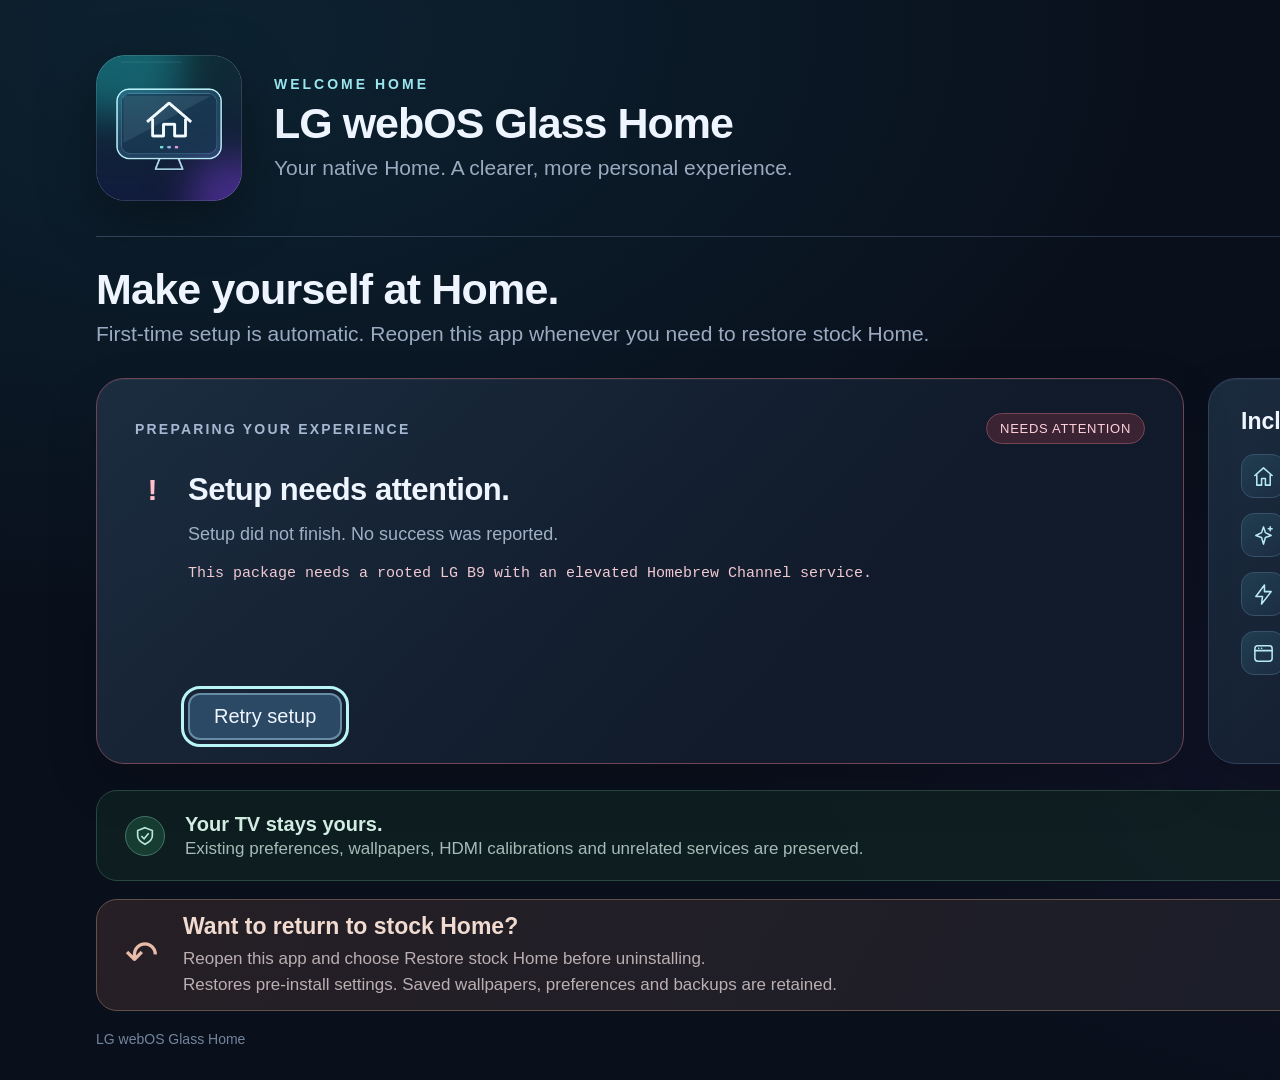
<file: app/index.html>
<!doctype html>
<html>
<head>
  <meta charset="utf-8">
  <title>LG webOS Glass Home</title>
  <link rel="stylesheet" href="setup.css">
</head>
<body data-state="checking">
  <main class="page">
    <header class="header">
      <img class="app-icon" src="brand-icon.png" alt="Glass TV app icon" width="146" height="146">
      <div class="brand">
        <div class="eyebrow">WELCOME HOME</div>
        <h1>LG webOS Glass Home</h1>
        <p>Your native Home. A clearer, more personal experience.</p>
      </div>
      <div class="header-actions">
        <div class="version">Version 1.0</div>
        <a id="github" class="github-link" href="https://github.com/pecrow/LG-webOS-Glass-Home" target="_blank" rel="noopener noreferrer">GitHub <span aria-hidden="true">&#8599;</span></a>
        <span id="github-status" class="github-status" role="status" aria-live="polite"></span>
      </div>
    </header>
    <div class="divider"></div>
    <section class="intro">
      <div>
        <h2>Make yourself at Home.</h2>
        <p id="intro-message">First-time setup is automatic. Reopen this app whenever you need to restore stock Home.</p>
      </div>
      <div class="automatic"><span></span><span id="automatic-label">NO EXTRA CLICKS</span></div>
    </section>
    <div class="columns">
      <section id="progress-panel" class="panel progress" aria-busy="true">
        <div class="panel-top">
          <span class="panel-label">PREPARING YOUR EXPERIENCE</span>
          <span id="status-badge" class="status-pill">IN PROGRESS</span>
        </div>
        <div class="current">
          <div class="state-indicator" aria-hidden="true">
            <div class="spinner"></div>
            <svg class="state-check" viewBox="0 0 24 24"><path d="m5 12 4 4L19 6"/></svg>
            <span class="state-error">!</span>
          </div>
          <h3 id="status" role="status" aria-live="polite">Checking the packaged configuration and rooted Homebrew service...</h3>
        </div>
        <p id="description" class="description">This can take up to a minute. Please keep your TV on.</p>
        <div id="activity" class="activity" role="progressbar" aria-label="Checking configuration">
          <div class="shimmer"></div>
        </div>
        <div class="track-caption"><span id="activity-label">CHECK INSTALLATION</span><span id="activity-next" class="next">NEXT: SETUP OR RESTORE</span></div>
        <pre id="details" class="details" tabindex="0" style="display:none"></pre>
        <div class="progress-foot">
          <svg class="mini-check" viewBox="0 0 24 24" fill="none" stroke="currentColor" stroke-width="1.8">
            <path d="M12 3 20 6v6c0 5-8 9-8 9s-8-4-8-9V6Z"/><path d="m8 12 3 3 5-6"/>
          </svg>
          <span id="progress-note">First-time setup opens your custom Home automatically.</span>
        </div>
        <button id="retry" type="button" style="display:none">Retry setup</button>
      </section>
      <aside class="panel features">
        <h3>Included in your setup</h3>
        <div class="feature">
          <div class="feature-icon"><svg viewBox="0 0 24 24"><path d="m3 11 9-8 9 8M5 10v11h5v-7h4v7h5V10"/></svg></div>
          <div><strong>Your custom Home</strong><small>Wallpapers, dock, clock &amp; weather</small></div>
        </div>
        <div class="feature">
          <div class="feature-icon"><svg viewBox="0 0 24 24"><path d="m12 3 2 6 6 3-6 2-2 7-2-7-6-2 6-3ZM19 3v4M17 5h4"/></svg></div>
          <div><strong>LG + DVD screensavers</strong><small>Your choice of animation</small></div>
        </div>
        <div class="feature">
          <div class="feature-icon"><svg viewBox="0 0 24 24"><path d="m13 2-9 12h7l-1 8 10-13h-7Z"/></svg></div>
          <div><strong id="quick-start-label">Q Start+ standby</strong><small id="quick-start-description">Enabled during setup</small></div>
        </div>
        <div class="feature">
          <div class="feature-icon"><svg viewBox="0 0 24 24"><rect x="3" y="4" width="18" height="16" rx="3"/><path d="M3 9h18M7 6.5h.1M10 6.5h.1"/></svg></div>
          <div><strong>Browser customization</strong><small>Personalize from your local network</small></div>
        </div>
      </aside>
    </div>
    <section class="protection">
      <div class="protection-icon"><svg viewBox="0 0 24 24"><path d="M12 3 20 6v6c0 5-8 9-8 9s-8-4-8-9V6Z"/><path d="m8 12 3 3 5-6"/></svg></div>
      <div>
        <strong>Your TV stays yours.</strong>
        <p>Existing preferences, wallpapers, HDMI calibrations and unrelated services are preserved.</p>
      </div>
      <div class="native">BUILT ON NATIVE webOS</div>
    </section>
    <section class="restore-section">
      <div class="restore-icon" aria-hidden="true">&#8630;</div>
      <div class="restore-copy">
        <h3>Want to return to stock Home?</h3>
        <p>Reopen this app and choose Restore stock Home before uninstalling.</p>
        <p>Restores pre-install settings. Saved wallpapers, preferences and backups are retained.</p>
      </div>
      <div>
        <button id="restore" class="restore-button" type="button" disabled>Restore stock Home</button>
        <div id="restore-hint" class="restore-hint">Point here, then click to begin</div>
      </div>
    </section>
    <footer class="footer"><span>LG webOS Glass Home</span><span>VERSION 1.0</span></footer>
  </main>
  <script src="setup.js"></script>
</body>
</html>
</file>
<file: app/setup.css>
* { box-sizing: border-box; }
html, body { width: 1920px; height: 1080px; margin: 0; overflow: hidden; }
body {
  font-family: "Segoe UI", Arial, sans-serif; color: #eff5ff;
  background:
    radial-gradient(ellipse at 11% 3%, rgba(31,129,156,.17), transparent 42%),
    radial-gradient(ellipse at 93% 68%, rgba(108,65,174,.12), transparent 43%),
    #090f1b;
}
.page { padding: 50px 96px 0; }
.header { display: flex; align-items: center; height: 155px; }
.app-icon {
  width: 146px; height: 146px; margin-right: 32px;
  filter: drop-shadow(0 16px 28px rgba(0,0,0,.32));
}
.brand { flex: 1; }
.eyebrow { color: #9be6ee; letter-spacing: 3px; font-size: 14px; font-weight: 600; }
.brand h1 { font-size: 43px; letter-spacing: -1px; margin: 7px 0 8px; font-weight: 600; }
.brand p { margin: 0; color: #9baac1; font-size: 21px; }
.version {
  border: 1px solid #33415a; background: rgba(25,35,54,.8);
  border-radius: 16px; padding: 14px 23px; color: #c7d5e9; font-size: 17px;
}
.header-actions { display: flex; align-items: center; position: relative; }
.github-link {
  margin-left: 14px; padding: 14px 20px; border: 1px solid #46647c; border-radius: 16px;
  color: #b8eaf1; background: #172d40; font-size: 18px; text-decoration: none;
}
.github-link:hover, .github-link:focus { background: #25475d; border-color: #b8eaf1; }
.github-link:focus { outline: 2px solid #b8eaf1; outline-offset: 4px; }
.github-link[aria-disabled="true"] { opacity: .5; cursor: default; }
.github-status { position: absolute; right: 0; top: 100%; margin-top: 8px; color: #ffc0cc; font-size: 14px; }
.github-status:empty { display: none; }
.divider { height: 1px; margin: 31px 0 28px; background: linear-gradient(90deg,#33455e,#263247 72%,transparent); }
.intro { display: flex; align-items: flex-end; margin-bottom: 32px; }
.intro h2 { margin: 0 0 8px; font-size: 43px; letter-spacing: -.8px; font-weight: 600; }
.intro p { margin: 0; font-size: 21px; color: #9baac1; }
.automatic {
  margin-left: auto; margin-bottom: 4px; padding: 10px 17px;
  border-radius: 25px; color: #b8e5eb; background: #11252e; border: 1px solid #29424b;
  font-size: 15px; letter-spacing: .4px;
}
.automatic > span:first-child {
  display: inline-block; width: 7px; height: 7px; background: #9de8e4;
  border-radius: 50%; margin: 0 9px 2px 0;
}
.columns { display: flex; height: 386px; }
.panel {
  border: 1px solid #30415b; border-radius: 28px;
  background: linear-gradient(132deg,rgba(32,51,72,.77),rgba(17,27,43,.94) 68%);
  box-shadow: inset 0 1px 0 rgba(210,237,255,.05), 0 20px 55px rgba(0,0,0,.12);
}
.progress { width: 1088px; padding: 34px 38px; position: relative; }
.panel-top { display: flex; align-items: center; }
.panel-label { color: #a5b8d1; font-size: 14px; letter-spacing: 2.2px; font-weight: 600; }
.status-pill {
  margin-left: auto; color: #a9e8ef; border: 1px solid #375268;
  border-radius: 24px; background: #172d40; padding: 7px 13px; font-size: 13px; letter-spacing: .7px;
}
.current { display: flex; align-items: center; margin-top: 37px; }
.state-indicator { width: 35px; height: 35px; flex: 0 0 auto; margin-right: 18px; }
.spinner {
  width: 35px; height: 35px; border: 3px solid #32465c;
  border-top-color: #b9f5f6; border-right-color: #8ecfe7;
  border-radius: 50%; animation: spin 1.1s linear infinite;
}
.state-check { display: none; width: 35px; height: 35px; fill: none; stroke: #b9e9df; stroke-width: 2; }
.state-error { display: none; color: #ffc0cc; text-align: center; font-size: 30px; font-weight: 600; }
.current h3 { min-width: 0; font-size: 31px; font-weight: 600; margin: 0; letter-spacing: -.5px; line-height: 1.3; }
.description { color: #9fb0c7; font-size: 20px; margin: 15px 0 28px 53px; line-height: 1.4; }
.activity { height: 8px; border-radius: 8px; overflow: hidden; background: #28394e; }
.shimmer {
  width: 42%; height: 100%; border-radius: 8px;
  background: linear-gradient(90deg,#6fcddb,#b4eaf1,#b39bdc);
  box-shadow: 0 0 18px rgba(146,221,245,.3);
  animation: activity 2.2s ease-in-out infinite;
}
.track-caption { margin: 13px 0 0; display: flex; color: #8da2bd; font-size: 15px; }
.track-caption .next { margin-left: auto; color: #aebbd0; }
.details {
  margin: 0 0 0 53px; max-height: 95px; overflow: auto; white-space: pre-wrap;
  word-wrap: break-word; font: 15px/21px Consolas, monospace; color: #b3c4d9;
}
.details:focus { outline: 2px solid #a2ddeb; outline-offset: 4px; }
.progress-foot {
  border-top: 1px solid #293a51; position: absolute; left: 38px; right: 38px; bottom: 27px; padding-top: 18px;
  display: flex; align-items: center; color: #a7b6cb; font-size: 17px;
}
.mini-check { color: #b9e9df; margin-right: 12px; width: 20px; height: 20px; }
#retry {
  position: absolute; left: 91px; bottom: 23px; padding: 10px 24px; color: #eff5ff;
  font: 20px "Segoe UI", Arial, sans-serif; border-radius: 12px; border: 2px solid #668da5; background: #20374e;
}
#retry:focus { outline: 3px solid #b9f5f6; outline-offset: 4px; background: #2b4964; }
.features { flex: 1; margin-left: 24px; padding: 29px 32px; }
.features h3 { font-size: 23px; font-weight: 600; margin: 0 0 19px; }
.feature { display: flex; align-items: center; margin-top: 15px; }
.feature-icon {
  display: flex; align-items: center; justify-content: center; width: 44px; height: 44px; flex: 0 0 auto;
  border: 1px solid #38516a; border-radius: 13px; margin-right: 15px; color: #b8eaf1;
  background: linear-gradient(145deg,#203e50,#1c2c43);
}
.feature-icon svg { width: 23px; height: 23px; stroke: currentColor; fill: none; stroke-width: 1.6; stroke-linecap: round; stroke-linejoin: round; }
.feature strong { font-size: 19px; font-weight: 600; display: block; margin-bottom: 2px; }
.feature small { font-size: 16px; color: #94a6bf; }
.protection {
  display: flex; align-items: center; border: 1px solid #29483f; background: rgba(17,38,34,.68);
  border-radius: 21px; margin-top: 26px; padding: 21px 28px; height: 91px;
}
.protection-icon {
  width: 40px; height: 40px; flex: 0 0 auto; border: 1px solid #467367; color: #b7e8d6; background: #173d33;
  display: flex; align-items: center; justify-content: center; border-radius: 50%; margin-right: 20px;
}
.protection-icon svg { width: 22px; height: 22px; fill: none; stroke: currentColor; stroke-width: 1.8; }
.protection strong { display: block; font-size: 20px; font-weight: 600; margin-bottom: 3px; color: #d3eee3; }
.protection p { margin: 0; font-size: 17px; color: #a6bbb6; }
.native { margin-left: auto; padding-left: 22px; color: #9fc1b5; font-size: 13px; letter-spacing: 1.7px; white-space: nowrap; }
.footer { display: flex; align-items: center; margin-top: 20px; color: #72859e; font-size: 14px; }
.footer > span:last-child { margin-left: auto; letter-spacing: 1.6px; font-size: 12px; color: #7f8ca5; }
body:not([data-state="working"]):not([data-state="checking"]):not([data-state="restoring"]) .spinner,
body:not([data-state="working"]):not([data-state="checking"]):not([data-state="restoring"]) .activity,
body:not([data-state="working"]):not([data-state="checking"]):not([data-state="restoring"]) .track-caption { display: none; }
body[data-state="starting"] .state-check, body[data-state="ready"] .state-check,
body[data-state="restored"] .state-check { display: block; }
body[data-state="starting"] .status-pill, body[data-state="ready"] .status-pill { color: #b9e9df; border-color: #3e665b; background: #17372e; }
body:not([data-state="working"]) .description { margin-bottom: 18px; }
body[data-state="error"] .state-error { display: block; }
body[data-state="error"] .status-pill { color: #ffd0d9; border-color: #764455; background: #3a2333; }
body[data-state="error"] .progress { border-color: #704657; }
body[data-state="error"] .progress-foot { display: none; }
body[data-state="restored"] .progress-foot { display: none; }
body[data-state="error"] .current { margin-top: 26px; }
body[data-state="error"] .description { font-size: 18px; margin-top: 12px; margin-bottom: 16px; }
body[data-state="error"] .details { color: #f0c9d2; max-height: 90px; }
@keyframes spin { to { transform: rotate(360deg); } }
@keyframes activity { 0% { transform: translateX(-105%); } 100% { transform: translateX(345%); } }
.restore-section {
  display: flex; align-items: center; margin-top: 18px; height: 112px; padding: 20px 28px;
  border: 1px solid #635049; border-radius: 21px; background: linear-gradient(120deg,#261f25,#171d2b);
}
.restore-copy { flex: 1; }
.restore-copy h3 { margin: 0 0 6px; font-size: 23px; font-weight: 600; color: #f1dbd0; }
.restore-copy p { margin: 0; font-size: 17px; color: #baafb1; line-height: 1.5; }
.restore-icon { font-size: 40px; color: #e7bca9; margin-right: 24px; }
.restore-button {
  margin-left: 30px; padding: 15px 25px; border: 2px solid #b48a77; border-radius: 13px;
  color: #f5e0d5; background: #3b2d2e; font: 20px "Segoe UI",Arial,sans-serif;
}
.restore-button:hover:not(:disabled) { border-color: #f5d0bc; background: #503837; cursor: pointer; }
.restore-button:focus { outline: 2px solid #b48a77; outline-offset: 4px; }
.restore-button:disabled { opacity: .4; }
.restore-hint { font-size: 13px; color: #bca59c; text-align: center; margin-top: 7px; }
</file>
